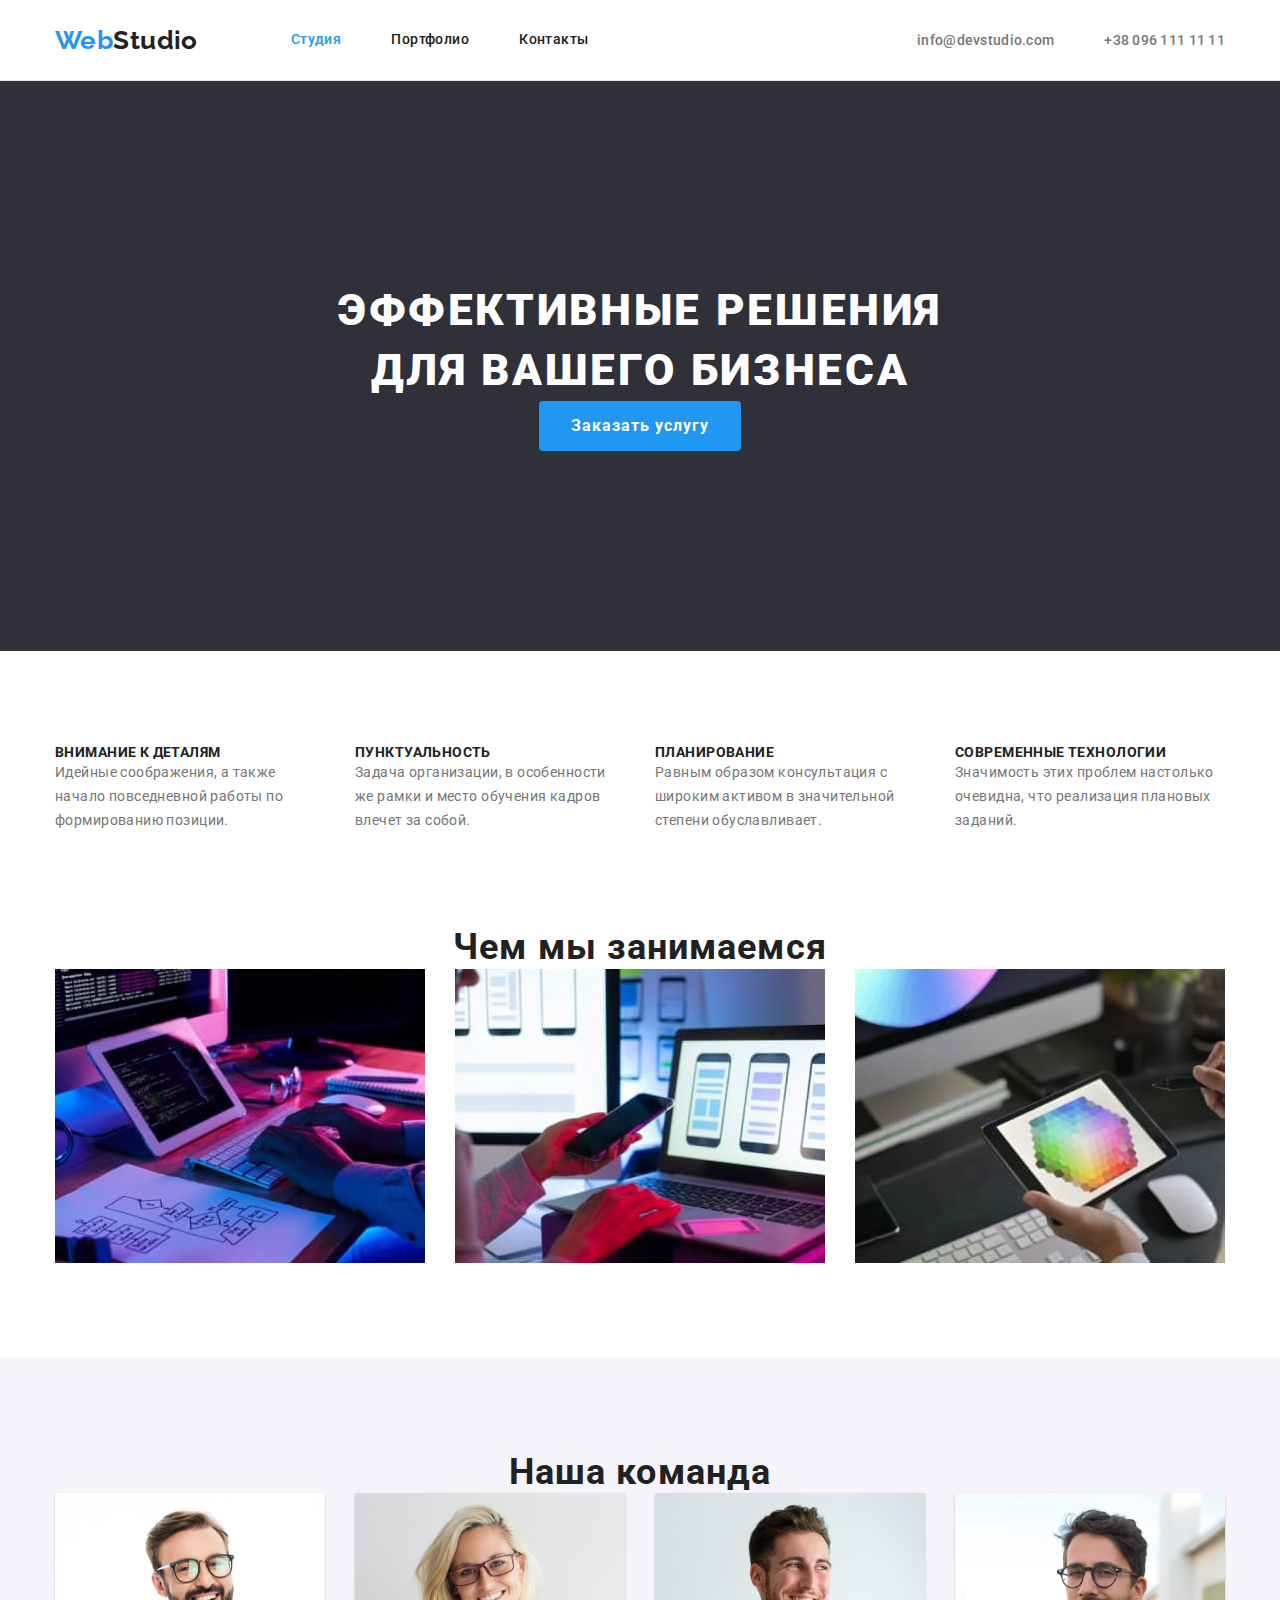
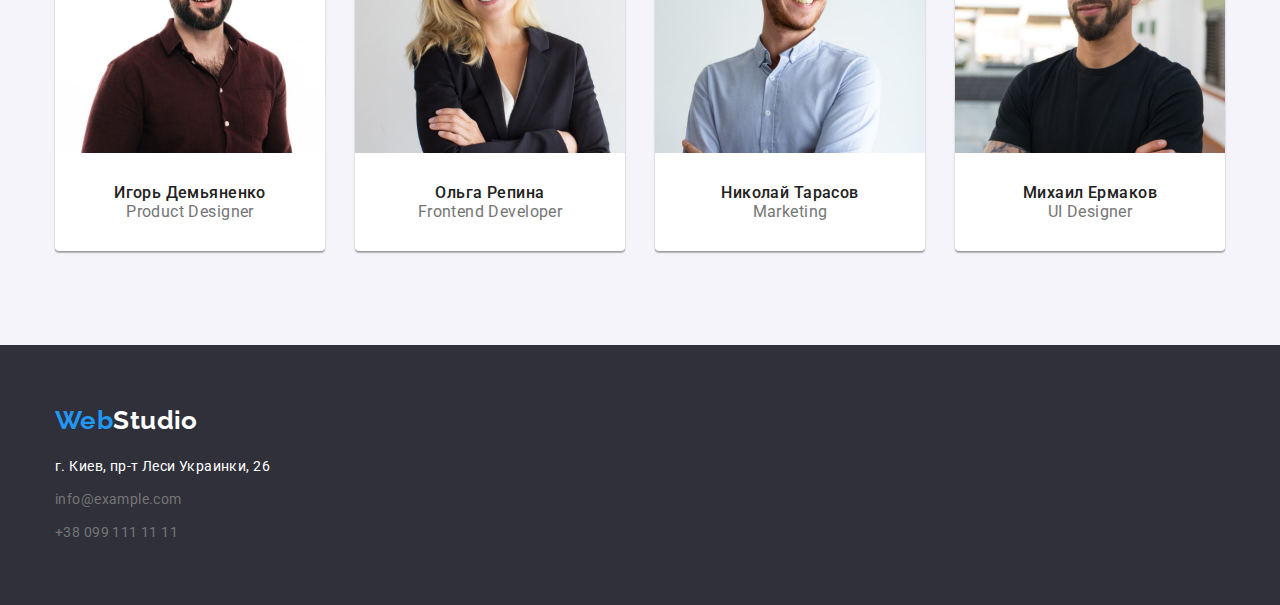
<file: index.html>
<!DOCTYPE html>
<html lang="en">

<head>
    <meta charset="UTF-8">
    <meta http-equiv="X-UA-Compatible" content="IE=edge">
    <meta name="viewport" content="width=device-width, initial-scale=1.0">
    <title>WebStudio</title>
    <link rel="preconnect" href="https://fonts.googleapis.com">
    <link rel="preconnect" href="https://fonts.gstatic.com" crossorigin>
    <link href="https://fonts.googleapis.com/css2?family=Raleway:wght@700&family=Roboto:wght@400;500;700;900&display=swap" rel="stylesheet">
    <link rel="stylesheet" href="https://cdnjs.cloudflare.com/ajax/libs/modern-normalize/1.1.0/modern-normalize.min.css">
    <link rel="stylesheet" href="css/styles.css">
   </head>

<body class="body">
    <!--Site_header-->
    <header class="header">
    <div class="container navigation">
        <a class="logo link" href="">Web<span class="logo-accent">Studio</span></a>
    
        <nav>
            <ul class="site-nav list">
                <li class="item"> <a class="link-current link list" href style="color:#2196F3;">Студия</a></li>
                <li class="item" > <a class="link list" href="./portfolio.html">Портфолио</a></li>
                <li class="item"> <a class="link list" href="">Контакты</a></li>
            </ul>
        </nav>
    
        <ul class="contact-nav list"> 
            <li class="item"> <a class="link" href="mailto:info@devstudio.com">info@devstudio.com</a> </li>
            <li class=item> <a class="link" href="tel:+380961111111">+38 096 111 11 11</a> </li>
        </ul>
        </div>
    </header>
    <main>
        <!--hero-->
        <section class="hero">
            <div class="container">
            <h1 class="hero-title">Эффективные решения <br> для вашего бизнеса</h1>
            <button class="button primary" type="button">Заказать услугу</button>
            </div>
        </section>
        <!--What do we care about others-->
        <section class="section-singularity">
            <div class="container">
            <h2 class="visually-hidden">What do we care about others</h2>
            <ul class="singularity-list list">
                <li class="singularity-item item">
                    <h3 class="singularity-title">Внимание к деталям </h3>
                    <p class="singularity-text"> Идейные соображения, а также начало повседневной работы по формированию позиции.
                    </p>
                </li>
                <li class="singularity-item item">
                    <h3 class="singularity-title">Пунктуальность</h3>
                    <p class="singularity-text" >Задача организации, в особенности же рамки и место обучения кадров влечет за собой.
                    </p>
                </li>
                <li class="singularity-item item">
                    <h3 class="singularity-title">Планирование</h3>
                    <p class="singularity-text">Равным образом консультация с широким активом в значительной степени обуславливает.
                    </p>
                </li>
                <li class="singularity-item item" >
                    <h3 class="singularity-title">Современные технологии</h3>
                    <p class="singularity-text">Значимость этих проблем настолько очевидна, что реализация плановых заданий.
                    </p>
                </li>
            </ul>
            </div>
        </section>
        <!--What_are_we_doing-->
        <section class="section-job">
            <div class="container">
            <h2 class="job-title">Чем мы занимаемся</h2>
            <ul class="job-list list">
                <li class="job-item item"> <img src="./images/img1.jpg" alt="Фото с ноутбуком" width="370" height="294"></li>
                <li class="job-item item"> <img src="./images/img2.jpg" alt="Фото с телефоном" width="370" height="294"></li>
                <li class="job-item item"> <img src="./images/img3.jpg" alt="Фото с планшетом" width="370" height="294"></li>
            </ul> 
            </div>
        </section>
        <!--Our_star_team-->
        <section class="section-team">
            <div class="container">
            <h2 class="team-title">Наша команда</h2>
            <ul class="team list">
                <!--Ihor-->
                <li class="team-item item">
                    <img class="img" src="./images/img4.jpg" alt="Фото Игоря" width="270" height="260">
                    <div class="team-list"> 
                    <h3 class="team-member">Игорь Демьяненко</h3>
                    <p class="team-position">Product Designer</p> </div>
                </li>
                <!--Olha-->
                <li class="team-item item">
                    <img class="img" src="./images/img5.jpg" alt="Фото Ольги" width="270" height="260">
                    <div class="team-list">
                    <h3 class="team-member">Ольга Репина</h3>
                    <p class="team-position">Frontend Developer</p></div>
        
                </li>
                <!--Nicolay-->
                <li class="team-item item">
        
                    <img class="img" src="./images/img6.jpg" alt="Фото Николая" width="270" height="260">
                    <div class="team-list">
                    <h3 class="team-member">Николай Тарасов</h3>
                    <p class="team-position">Marketing</p></div>
        
                </li>
                <!--Michail-->
                <li class="team-item item">
                    <img class="img" src="./images/img7.jpg" alt="Фото Михаила" width="270" height="260">
                    <div class="team-list">
                    <h3 class="team-member">Михаил Ермаков</h3>
                    <p class="team-position" >UI Designer</p></div>
                
                </li>
            </ul>
            </div>
        </section>
        
        </main>
        <!--Footer-->
        <footer class="footer">
            <div class="container">
            <a class="logo link logo-one" href="">Web<span class="logo-footer">Studio</span></a>
           
            <address class="address-bottom">
                <ul class="address list">
                    <li class="address-item item"> <a class="address-be-found" href="https://goo.gl/maps/zkPrUZPVj4T2EZEg6" target="_blank" rel="noreferrer noopener">
                        г. Киев, пр-т Леси Украинки, 26 </a></li>
                    <li class="address-item item"> <a class="address-contact" href="mailto:info@example.com">info@example.com</a></li>
                    <li class="address-item item"> <a class="address-contact" href="tel:+380991111111">+38 099 111 11 11</a></li>
                </ul>
            </address>
            </div>
        </footer>
        
        </body>
        
        </html>
</file>
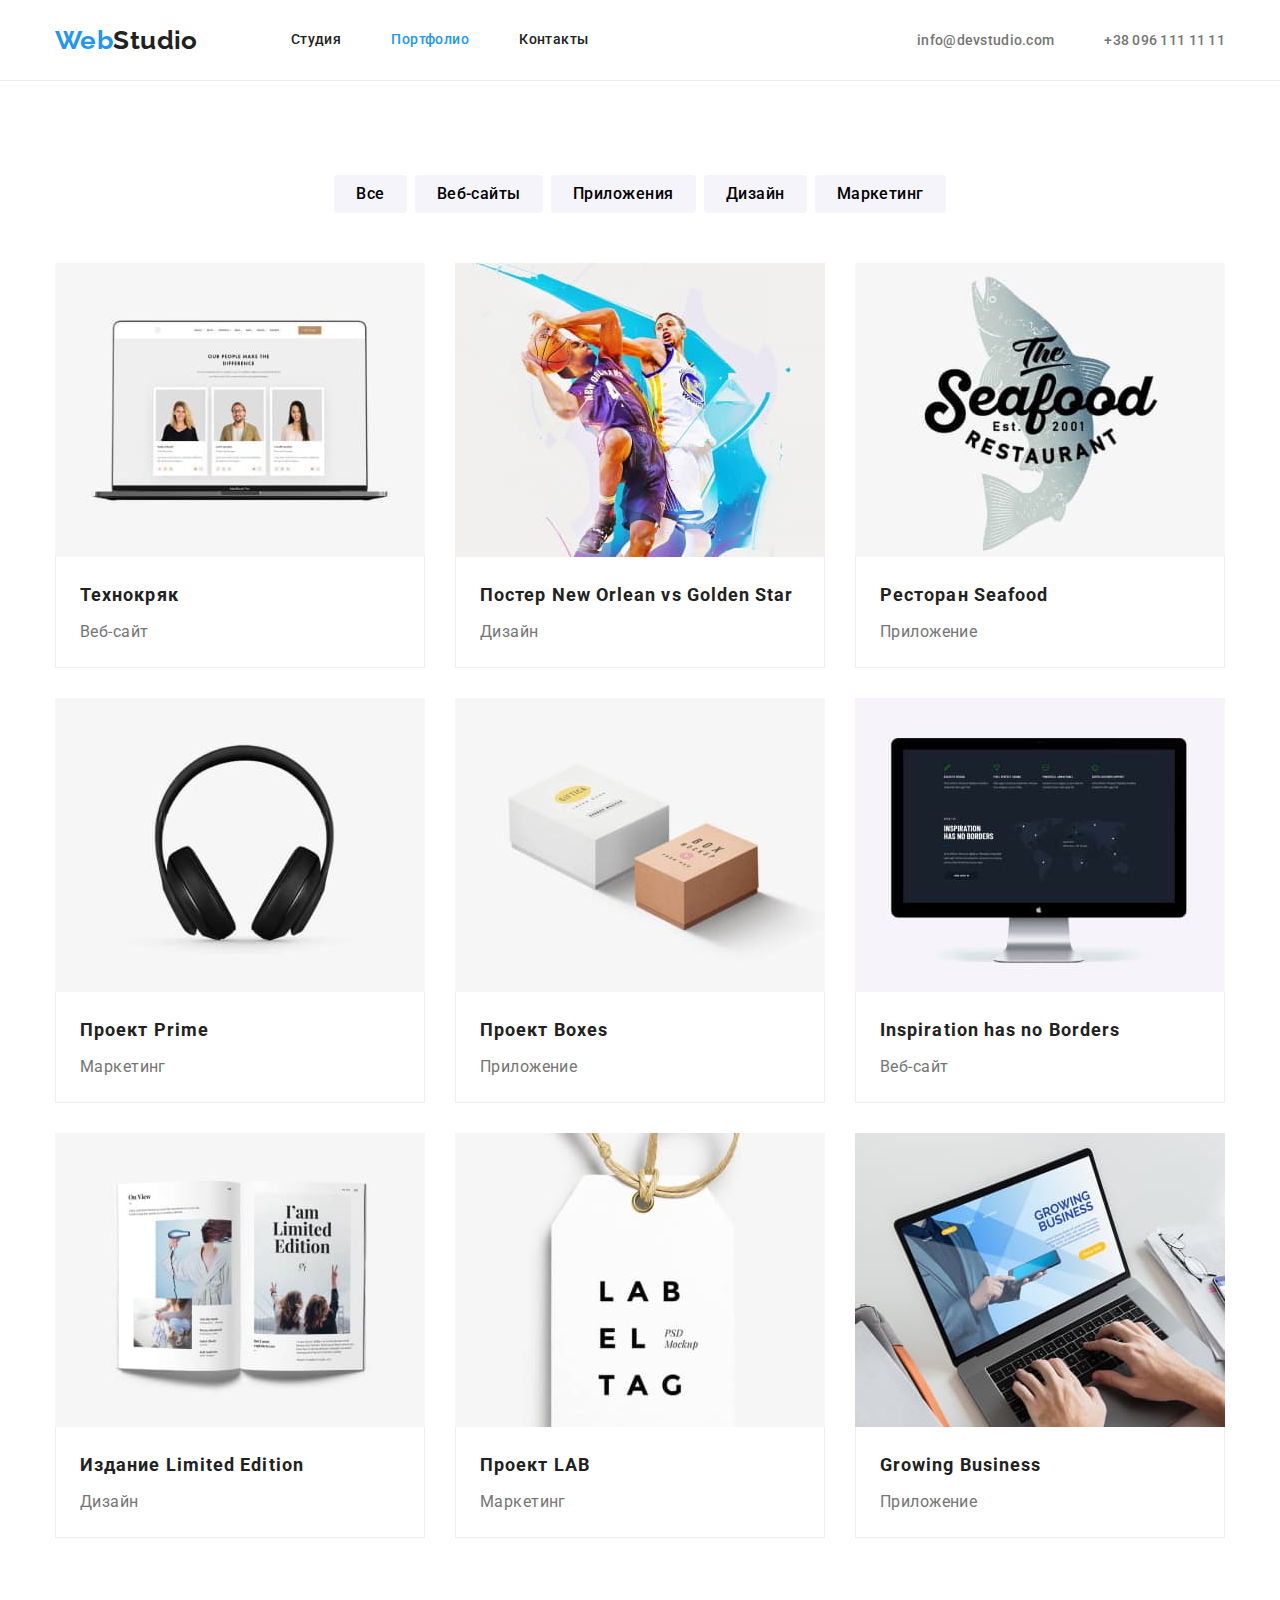
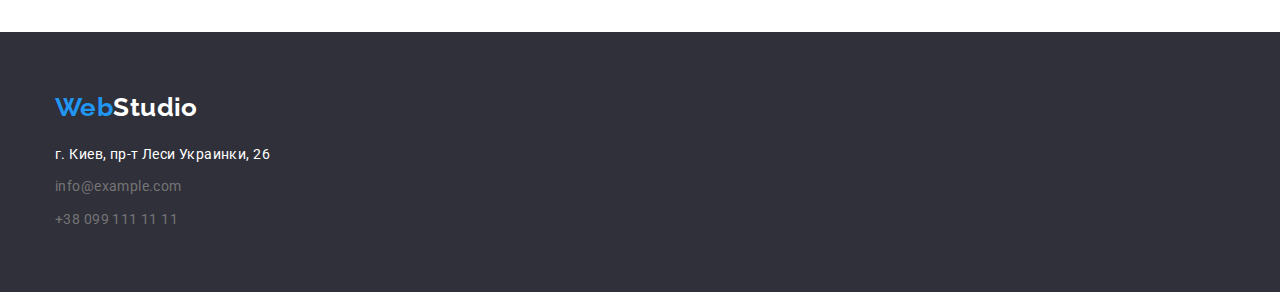
<file: portfolio.html>
<!DOCTYPE html>
<html lang="ru">

<head>
    <meta charset="UTF-8">
    <meta http-equiv="X-UA-Compatible" content="IE=edge">
    <meta name="viewport" content="width=device-width, initial-scale=1.0">
    <title>WebStudio</title>
    <link rel="preconnect" href="https://fonts.googleapis.com">
    <link rel="preconnect" href="https://fonts.gstatic.com" crossorigin>
    <link rel="stylesheet" href="https://cdnjs.cloudflare.com/ajax/libs/modern-normalize/1.1.0/modern-normalize.min.css">
    <link href="https://fonts.googleapis.com/css2?family=Raleway:wght@700&family=Roboto:wght@400;500;700;900&display=swap"
        rel="stylesheet">
    <link rel="stylesheet" href="css/styles.css">
</head>
<body class="body">
    <!--site_header-->
    <header class="header">
        <div class="container navigation">
            <a class="logo link" href="">Web<span class="logo-accent">Studio</span></a>
        <nav>
            <ul class="site-nav list">
                <li class="item" > <a class="link" href="./index.html">Студия</a></li>
                <li class="item" > <a class="link-current link" href style="color: #2196F3;">Портфолио</a></li>
                <li class="item" > <a class="link" href="">Контакты</a></li>
            </ul>
        </nav>
        <ul class="contact-nav list">
            <li class="item" > <a class="link" href="mailto:info@devstudio.com">info@devstudio.com</a> </li>
            <li class="item" > <a class="link" href="tel:+380961111111">+38 096 111 11 11</a> </li>
        </ul>
        </div>
    </header>
    <main>
        <section class="section-portfolio">
             <div class="container">
            <h1 class="visually-hidden">Content Portfolio page</h1>
            <ul class="button-list list">
                <li class="button-item item" > <button class="button-portfolio" type="button">Все</button></li>
                <li class="button-item item" > <button class="button-portfolio" type="button">Веб-сайты</button></li>
                <li class="button-item item" > <button class="button-portfolio" type="button">Приложения</button></li>
                <li class="button-item item" > <button class="button-portfolio" type="button">Дизайн</button></li>
                <li class="button-item item" > <button class="button-portfolio" type="button">Маркетинг</button></li>
            </ul>
        
            <ul class="project-list list">
                <li class="project-item" >
                    <img class="img"  src="./images/cards.jpg" alt="our specialists"  width: 370;>
                    <div class="project-container">
                    <h2 class="project-title ">Технокряк</h2>
                    <p class="project-text ">Веб-сайт</p>
                    </div>
                </li>
                <li class="project-item" >
                    <img class="img" src="./images/basketball.jpg" alt="basketball players"  width: 370;>
                    <div class="project-container">
                    <h2 class="project-title ">Постер New Orlean vs Golden Star</h2>
                    <p class="project-text ">Дизайн</p>
                    </div>
                </li> 
                <li class="project-item" >
                    <img class="img" src="./images/fishrestaurant.jpg" alt="logo of seafoodrestaurant"  width: 370;>
                    <div class="project-container">
                    <h2 class="project-title ">Ресторан Seafood</h2>
                    <p class="project-text  ">Приложение</p>
                    </div>
                </li>
                <li class="project-item" >
                    <img class="img" src="./images/headphone.jpg" alt="headphone"  width: 370;>
                    <div class="project-container">
                    <h2 class="project-title ">Проект Prime</h2>
                    <p  class="project-text ">Маркетинг</p>
                    </div>
                </li>
                <li class="project-item"  >
                    <img class="img" src="./images/boxes.jpg" alt="boxes"  width: 370;>
                    <div class="project-container">
                    <h2 class="project-title  ">Проект Boxes</h2>
                    <p class="project-text ">Приложение</p>
                    </div>
                </li>
                <li class="project-item">
                    <img class="img" src="./images/monitor.jpg" alt="monitor"  width: 370;>
                    <div class="project-container">
                    <h2 lang="en" class="project-title">Inspiration has no Borders</h2>
                    <p class="project-text ">Веб-сайт</p>
                    </div>
                </li>
                <li class="project-item">
                    <img class="img" src="./images/book.jpg" alt="book"  width: 370;>
                    <div class="project-container">
                    <h2 class="project-title ">Издание Limited Edition</h2>
                    <p class="project-text ">Дизайн</p>
                    </div>
                </li>
                <li class="project-item" >
                    <img class="img" src="./images/LAB.jpg" alt="label teg"  width: 370;>
                    <div class="project-container">
                    <h2 class="project-title ">Проект LAB</h2>
                    <p class="project-text ">Маркетинг</p>
                    </div>
                </li>
                <li class="project-item">
                    <img class="img" src="./images/leptoptyping.jpg" alt="leptop"  width: 370;>
                    <div class="project-container">
                    <h2 class="project-title  ">Growing Business</h2>
                    <p class="project-text ">Приложение</p>
                    </div>
                </li>
            </ul>
            </div>
        </section>

    </main>
    <!--footer-->
    <footer class="footer">
        <div class="container">
        <a class="logo link logo-one" href="">Web<span class="logo-footer">Studio</span></a>
        <address class="address-bottom">
            <ul class="address list">
                <li class="address-item item" > <a class="address-be-found" href="https://goo.gl/maps/zkPrUZPVj4T2EZEg6" target="_blank" rel="noreferrer noopener">
                        г. Киев, пр-т Леси Украинки, 26
                    </a></li>
                <li class="address-item item" > <a class="address-contact" href="mailto:info@example.com">info@example.com</a></li>
                <li class="address-item item" > <a class="address-contact" href="tel:+380991111111">+38 099 111 11 11</a></li>
            </ul>
        </address>
        </div>
    </footer>
</body>
</html>
</file>
<file: css/styles.css>
:root {
    --primary-text-color: #757575;
    --title-text-color: #212121;
    --accent-color: #2196F3;
    --primary-white-color: #FFFFFF;
    --secondary-white-color: color: rgba(255, 255, 255, 0.6);
    --medium-bg-color: #E5E5E5;
    --end-bg-color: #F5F4FA;
    --footer-bg-color: #2F303A;
    --header-border-color: #ECECEC;
    --portfolio-border-color: #EEEEEE;
    
}


body {
    color: var(--primary-text-color);
    background-color: var(--primary-white-color);
    font-family:'Roboto', sans-serif;
    font-size: 14px;
    letter-spacing: 0.03em; 
}

h1,
h2,
h3,
p{
    margin: 0;
}

img {
    display: block;
    max-width: 100%;
    height: auto;
}
address {
    font-style: normal;}

.container {
    width: 1200px;
    padding-left: 15px;
    padding-right: 15px;
    margin-left: auto;
    margin-right: auto;
}

.list {
    list-style: none;
    padding-left: 0;
    margin: 0;
}
.link {
    text-decoration: none;
}
.item {
    list-style-type: none;
  }  /* Убираем маркеры */

/*,
*::before,
*::after {
    margin: 0;
    padding: 0;
    box-sizing: border-box;
}*/

.header {
    border-bottom: 1px solid var(--header-border-color);
}

/* Logo */
.logo {
    color: var(--accent-color);
    font-family: 'Raleway', sans-serif;
    font-weight: 700;
    font-size: 26px;
    line-height: 1.17;
    text-decoration: none;
    margin-right: 93px;
}
.logo-accent {
    color: var(--title-text-color);
}
   

.logo-footer {
    color: var(--primary-white-color);
    
}
.logo-one{
    margin-right: 0;
}

/* Navigation */
.navigation{
    display: flex;
    align-items: center;
}
.site-nav {
    display: flex;
}

.site-nav .item:not(:last-child) {
    margin-right: 50px;
}
   
.site-nav .link {
    display: block;
    padding-top: 32px;
    padding-bottom: 32px;
    color: var(--title-text-color);
    font-weight: 500;
    font-size: 14px;
    line-height: 1.14;
    letter-spacing: 0.03em;
    text-decoration: none;
}

.site-nav .link:hover,
.site-nav .link:focus {
    color: var(--accent-color);
}
.site-nav .link .link-current {
    color: var(--accent-color);
}

/* Contact */
.contact-nav{
    display: flex;
    margin-left: auto;
}

.contact-nav .link {
    padding-top: 32px;
    padding-bottom: 32px;
    color: var(--primary-text-color);
    font-weight: 500;
    font-size: 14px;
    line-height: 1.14;
    letter-spacing: 0.02em;
}

.contact-nav .item+.item {
    margin-left: 50px;
}

.contact-nav .link:hover,
.contact-nav .link:focus {
    color: var(--accent-color);
}

/* Visually-hidden */
.visually-hidden {
    position: absolute;
    width: 1px;
    height: 1px;
    margin: -1px;
    border: 0;
    padding: 0;

    white-space: nowrap;
    clip-path: inset(100%);
    clip: rect(0 0 0 0);
    overflow: hidden;
}

/* Hero title */
.hero {
    padding-top: 200px;
    padding-bottom: 200px;
    background-color: var(--footer-bg-color);
    text-align: center;
}

.hero-title {
    margin-bottom: 30px;
    color: var(--primary-white-color);
    font-weight: 900;
    font-size: 44px;
    line-height: 1.36;
    letter-spacing: 0.06em;
    text-transform: uppercase;
}

/* Background color section */
.team {
    background-color: var(--end-bg-color);
}

.footer {
    background-color: var(--footer-bg-color);
}

/* Section */
.team-title, .job-title {
    margin-bottom: 50px;
    color: var(--title-text-color);
    font-weight: 700;
    font-size: 36px;
    line-height: 1.17;
    text-align: center;
    letter-spacing: 0.03em;
}

/* Singularity */
.section-singularity{
    padding-top: 94px;
    padding-bottom: 94px;
}
.singularity-list {
    display: flex;
}

.singularity-item {
    width: 270px;
}

.singularity-item:not(:last-child) {
    margin-right: 30px;
}
.singularity-title {
    margin-bottom: 10px;
    color: var(--title-text-color);
    font-weight: 700;
    font-size: 14px;
    line-height: 1.14;
    text-transform: uppercase;
}
.singularity-text{
    font-family: 'Roboto';
    font-style: normal;
    font-weight: 400;
    font-size: 14px;
    line-height: 1.71;
    letter-spacing: 0.03em;
}
/* What are we doing */

.section-job {
    padding-bottom: 94px;
}

.job-list { 
    display: flex;
}

.job-item:not(:last-child) {
    margin-right: 30px;
}


/* Team section */
.section-team {
    padding-top: 94px;
    padding-bottom: 94px;
    background-color: var(--end-bg-color);
}

.team{
    display:flex;
}

.team-item:not(:last-child) {
    margin-right: 30px;
}


.team-item {
    background-color: var(--primary-white-color);
    box-shadow: 0px 1px 3px rgba(0, 0, 0, 0.12), 0px 1px 1px rgba(0, 0, 0, 0.14), 0px 2px 1px rgba(0, 0, 0, 0.2);
    border-radius: 0px 0px 4px 4px;

}

 
.team-list{
    padding-top: 30px;
    padding-bottom: 30px;
}

.team-member {
    margin-bottom: 10px;
    color: var(--title-text-color);
    font-style: normal;
    font-weight: 500;
    font-size: 16px;
    line-height: 1.19;
    text-align: center;
 }

.team-position {
    font-size: 16px;
    line-height: 1.19;
    text-align: center;
   
}

/* Footer */
.footer {
    padding-top: 60px;
    padding-bottom: 60px;
}
.address-bottom {
    margin-top: 20px;
}


.address-item:not(:last-child) {
    margin-bottom: 9px;
}

.address-be-found {
    color: var(--primary-white-color);
    text-decoration: none;
    line-height: 1.71;
}

.address-contact {
    color: var(--secondary-white-color);
    text-decoration: none;
    line-height: 1.71;
}

.address-contact:hover,
.address-contact:focus,
.address-be-found:hover,
.address-be-found:focus {
    color: var(--accent-color);
}


/* Button  */

.button {
    display: inline-block;
    padding-top: 10px;
    padding-right: 32px;
    padding-bottom: 10px;
    padding-left: 32px;
    border: none;
    border-radius: 4px;
    color: var(--title-text-color);
    background-color: var(--primary-white-color);
    font-family: inherit;
    font-weight: 700;
    font-size: 16px;
    line-height: 1.88;
    align-items: center;
    text-align: center;
    letter-spacing: 0.06em;
    cursor: pointer;
    }

.button.primary {
    color: var(--primary-white-color);
    background-color: var(--accent-color);

}

.button .secondary {
    color: var(--accent-color);
    background-color: var(--primary-white-color);

}

/* Portfolio page */
.project-list {
    display: flex;
    flex-wrap: wrap;
    margin-top: 50px;
}
.section-portfolio {
    padding-top: 94px;
    padding-bottom: 94px;
}

.button-list {
    display: flex;
    justify-content: center;

}

.button-portfolio {
    padding: 6px 22px;
    background-color: var(--end-bg-color);
    font-family: inherit;
    font-weight: 500;
    font-size: 16px;
    line-height: 1.62;
    letter-spacing: 0.03em;
    background-color: var(--end-bg-color);
    border: none;
    border-radius: 4px;
    cursor: pointer;
    
}

.button-portfolio:hover,
.button-portfolio:focus {
    color: var(--primary-white-color);
    background-color: var(--accent-color);
    box-shadow: 0px 3px 1px rgba(0, 0, 0, 0.1), 0px 1px 2px rgba(0, 0, 0, 0.08), 0px 2px 2px rgba(0, 0, 0, 0.12);
}

.button-list .item:not(:last-child) {
    margin-right: 8px;
}

/*.button-item:hover,
.button-item:focus {
    color: var(--primary-white-color);
    background-color: var(--accent-color);
}*/
.project-container {
    padding: 20px 24px;
    border: 1px solid var(--portfolio-border-color);
    border-top: none;
    
}
.project-item {
    width: 370px;
    margin-bottom: 30px;
    margin-right: 30px;

}

:nth-child(3n) {margin-right: 0;
}

:nth-last-child(-n+3) {margin-bottom: 0;
}

.project-title {
    color: var(--title-text-color);
    font-weight: 700;
    font-size: 18px;
    line-height: 2;
    letter-spacing: 0.06em;
    margin-bottom: 4px;
}

.project-text {
    font-weight: 400;
    font-size: 16px;
    line-height: 1.88;
}
</file>
